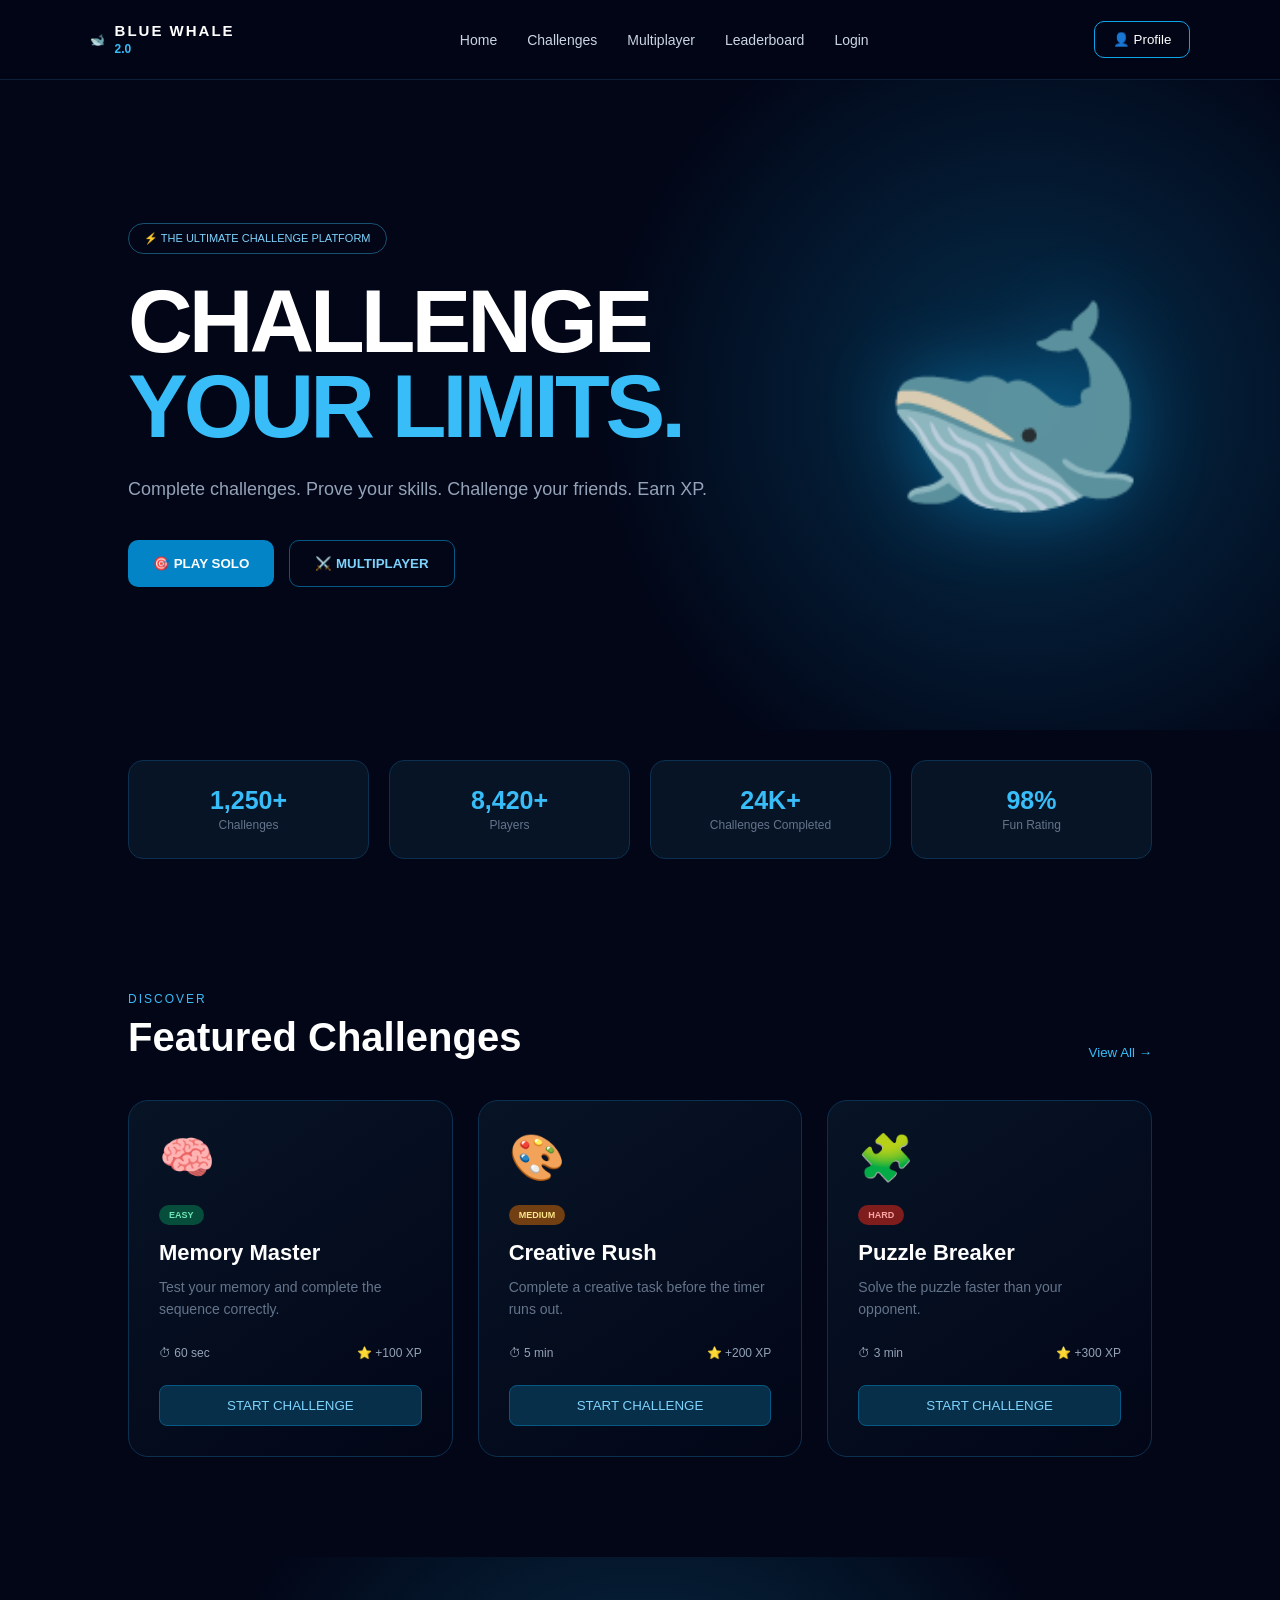
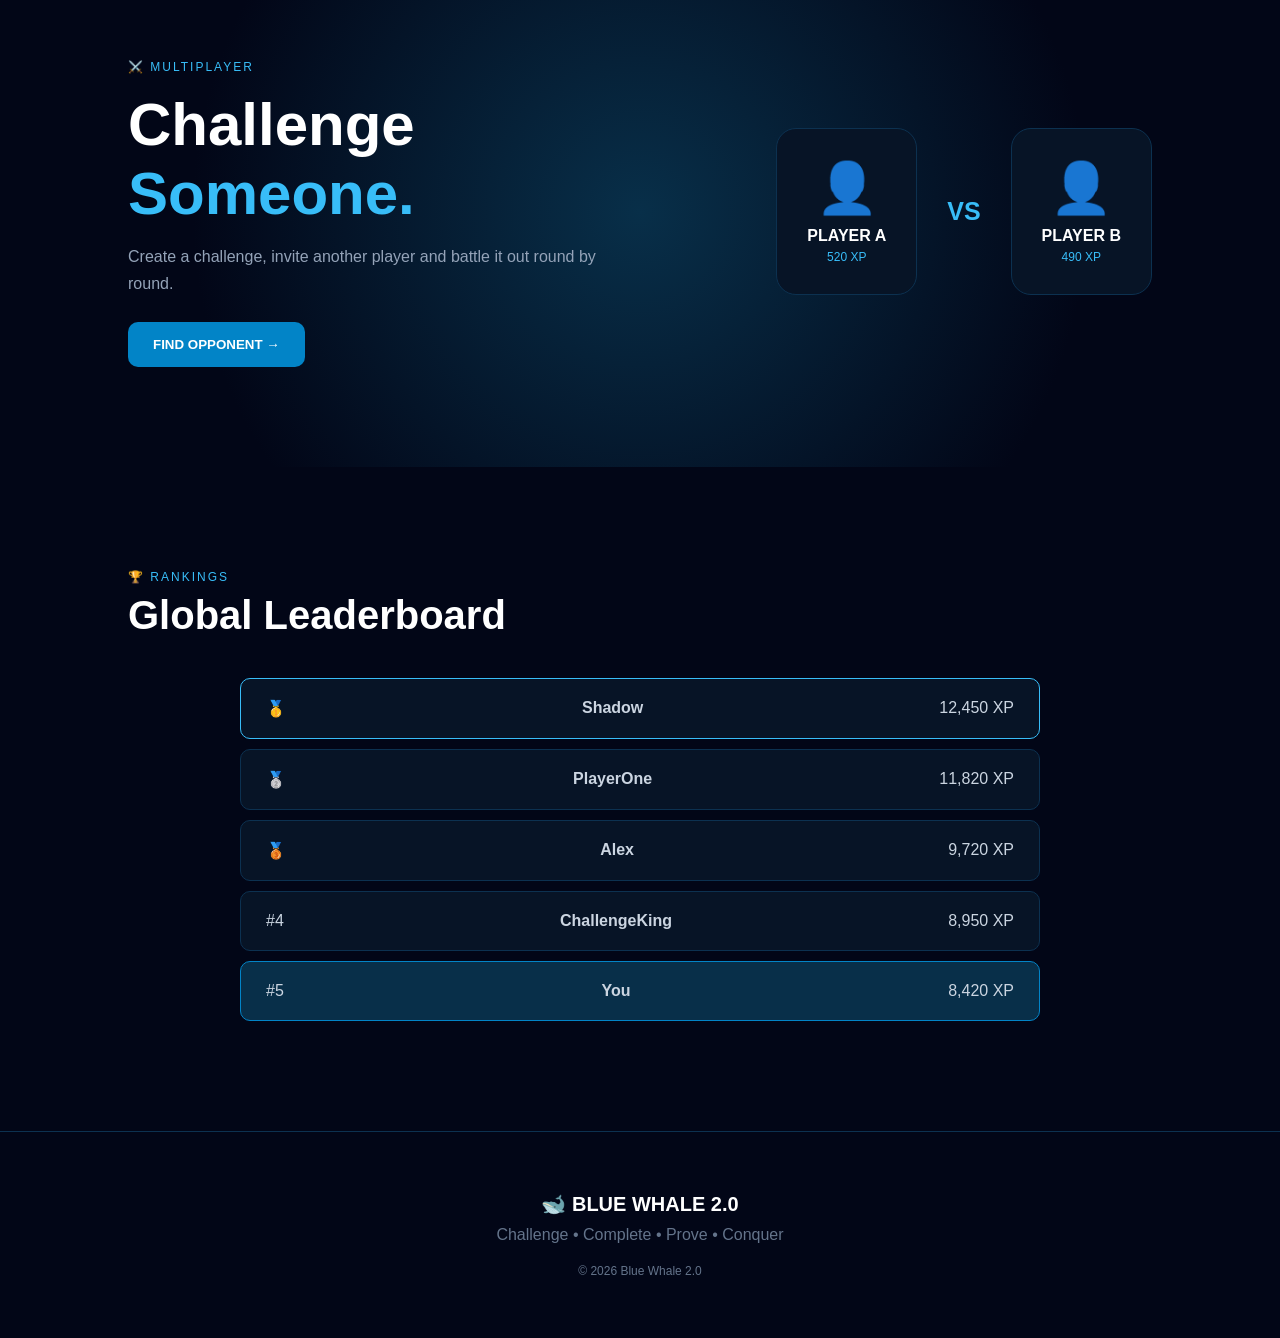
<file: BLUE-WHALE-2/index.html>
<!DOCTYPE html>
<html lang="en">
<head>
    <meta charset="UTF-8">

    <meta name="viewport"
          content="width=device-width, initial-scale=1.0">

    <title>Blue Whale 2.0 | Challenge Platform</title>

    <link rel="stylesheet" href="style.css">
</head>

<body>

    <!-- ================= NAVBAR ================= -->

    <header class="navbar">

        <div class="logo">
            <span class="whale">🐋</span>
            <div>
                <h2>BLUE WHALE</h2>
                <span>2.0</span>
            </div>
        </div>

        <nav>
    <a href="#home">Home</a>
    <a href="#challenges">Challenges</a>
    <a href="#multiplayer">Multiplayer</a>
    <a href="#leaderboard">Leaderboard</a>
    <a href="login.html">Login</a>
</nav>

        <button class="profile-btn" onclick="openProfile()">
            👤 Profile
        </button>

    </header>


    <!-- ================= HERO ================= -->

    <section id="home" class="hero">

        <div class="hero-content">

            <div class="badge">
                ⚡ THE ULTIMATE CHALLENGE PLATFORM
            </div>

            <h1>
                CHALLENGE
                <span>YOUR LIMITS.</span>
            </h1>

            <p>
                Complete challenges. Prove your skills.
                Challenge your friends. Earn XP.
            </p>

            <div class="hero-buttons">

                <button class="primary-btn"
                        onclick="openSolo()">
                    🎯 PLAY SOLO
                </button>

                <button class="secondary-btn"
                        onclick="openMultiplayer()">
                    ⚔️ MULTIPLAYER
                </button>

            </div>

        </div>

        <div class="hero-whale">
            🐋
        </div>

    </section>


    <!-- ================= STATS ================= -->

    <section class="stats">

        <div class="stat-card">
            <strong>1,250+</strong>
            <span>Challenges</span>
        </div>

        <div class="stat-card">
            <strong>8,420+</strong>
            <span>Players</span>
        </div>

        <div class="stat-card">
            <strong>24K+</strong>
            <span>Challenges Completed</span>
        </div>

        <div class="stat-card">
            <strong>98%</strong>
            <span>Fun Rating</span>
        </div>

    </section>


    <!-- ================= CHALLENGES ================= -->

    <section id="challenges" class="section">

        <div class="section-heading">

            <div>
                <span class="section-tag">DISCOVER</span>

                <h2>
                    Featured Challenges
                </h2>
            </div>

            <button class="view-btn"
                    onclick="showAllChallenges()">
                View All →
            </button>

        </div>


        <div class="challenge-grid">

            <!-- Challenge 1 -->

            <div class="challenge-card">

                <div class="challenge-icon brain">
                    🧠
                </div>

                <div class="difficulty easy">
                    EASY
                </div>

                <h3>
                    Memory Master
                </h3>

                <p>
                    Test your memory and complete
                    the sequence correctly.
                </p>

                <div class="challenge-info">

                    <span>⏱ 60 sec</span>

                    <span>⭐ +100 XP</span>

                </div>

                <button onclick="startChallenge('Memory Master')">
                    START CHALLENGE
                </button>

            </div>


            <!-- Challenge 2 -->

            <div class="challenge-card">

                <div class="challenge-icon creativity">
                    🎨
                </div>

                <div class="difficulty medium">
                    MEDIUM
                </div>

                <h3>
                    Creative Rush
                </h3>

                <p>
                    Complete a creative task before
                    the timer runs out.
                </p>

                <div class="challenge-info">

                    <span>⏱ 5 min</span>

                    <span>⭐ +200 XP</span>

                </div>

                <button onclick="startChallenge('Creative Rush')">
                    START CHALLENGE
                </button>

            </div>


            <!-- Challenge 3 -->

            <div class="challenge-card">

                <div class="challenge-icon puzzle">
                    🧩
                </div>

                <div class="difficulty hard">
                    HARD
                </div>

                <h3>
                    Puzzle Breaker
                </h3>

                <p>
                    Solve the puzzle faster than
                    your opponent.
                </p>

                <div class="challenge-info">

                    <span>⏱ 3 min</span>

                    <span>⭐ +300 XP</span>

                </div>

                <button onclick="startChallenge('Puzzle Breaker')">
                    START CHALLENGE
                </button>

            </div>

        </div>

    </section>


    <!-- ================= MULTIPLAYER ================= -->

    <section id="multiplayer" class="multiplayer">

        <div class="multi-content">

            <span class="section-tag">
                ⚔️ MULTIPLAYER
            </span>

            <h2>
                Challenge
                <span>Someone.</span>
            </h2>

            <p>
                Create a challenge, invite another
                player and battle it out round by round.
            </p>

            <button class="primary-btn"
                    onclick="openMultiplayer()">
                FIND OPPONENT →
            </button>

        </div>


        <div class="battle">

            <div class="player">

                <div class="avatar">
                    👤
                </div>

                <strong>PLAYER A</strong>

                <span>520 XP</span>

            </div>

            <div class="vs">
                VS
            </div>

            <div class="player">

                <div class="avatar">
                    👤
                </div>

                <strong>PLAYER B</strong>

                <span>490 XP</span>

            </div>

        </div>

    </section>


    <!-- ================= LEADERBOARD ================= -->

    <section id="leaderboard" class="section">

        <div class="section-heading">

            <div>

                <span class="section-tag">
                    🏆 RANKINGS
                </span>

                <h2>
                    Global Leaderboard
                </h2>

            </div>

        </div>


        <div class="leaderboard">

            <div class="leader top">
                <span>🥇</span>
                <strong>Shadow</strong>
                <span>12,450 XP</span>
            </div>

            <div class="leader">
                <span>🥈</span>
                <strong>PlayerOne</strong>
                <span>11,820 XP</span>
            </div>

            <div class="leader">
                <span>🥉</span>
                <strong>Alex</strong>
                <span>9,720 XP</span>
            </div>

            <div class="leader">
                <span>#4</span>
                <strong>ChallengeKing</strong>
                <span>8,950 XP</span>
            </div>

            <div class="leader you">
                <span>#5</span>
                <strong>You</strong>
                <span>8,420 XP</span>
            </div>

        </div>

    </section>


    <!-- ================= FOOTER ================= -->

    <footer>

        <div class="footer-logo">
            🐋 BLUE WHALE 2.0
        </div>

        <p>
            Challenge • Complete • Prove • Conquer
        </p>

        <span>
            © 2026 Blue Whale 2.0
        </span>

    </footer>


    <!-- ================= MODAL ================= -->

    <div id="modal" class="modal">

        <div class="modal-box">

            <button class="close"
                    onclick="closeModal()">
                ×
            </button>

            <div id="modal-content"></div>

        </div>

    </div>


    <script src="script.js"></script>

</body>
</html>
</file>
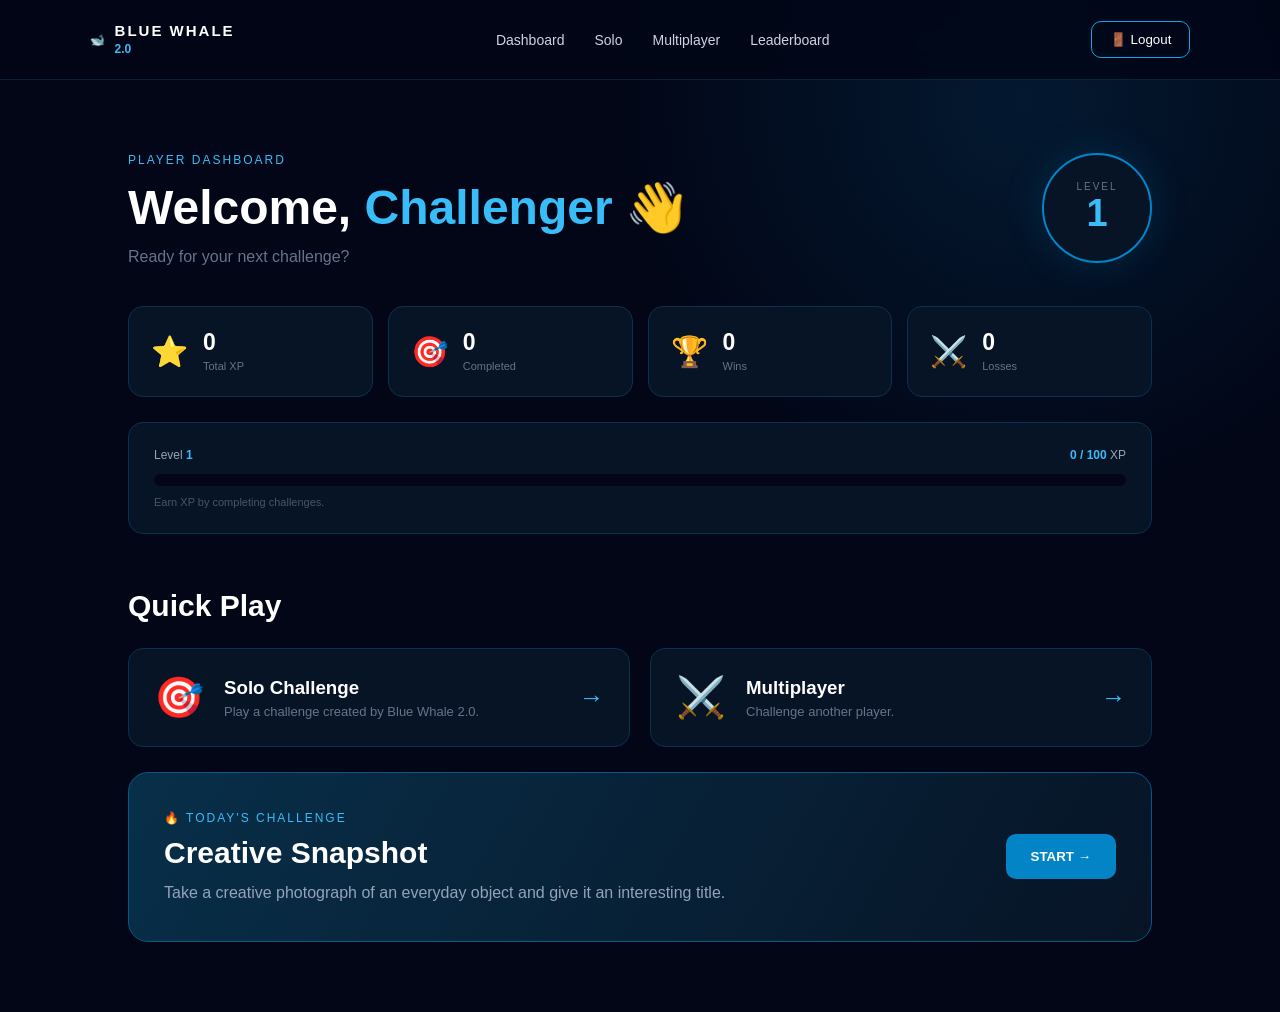
<file: BLUE-WHALE-2/dashboard.html>
<!DOCTYPE html>
<html lang="en">

<head>

    <meta charset="UTF-8">

    <meta
        name="viewport"
        content="width=device-width, initial-scale=1.0"
    >

    <title>Dashboard | BLUE WHALE 2.0</title>

    <link rel="stylesheet" href="style.css">

</head>

<body class="dashboard-page">

    <!-- NAVBAR -->

    <header class="navbar">

        <div class="logo">

            <span class="whale">🐋</span>

            <div>
                <h2>BLUE WHALE</h2>
                <span>2.0</span>
            </div>

        </div>

        <nav>

            <a href="dashboard.html">
                Dashboard
            </a>

            <a href="solo.html">
                Solo
            </a>

            <a href="multiplayer.html">
                Multiplayer
            </a>

            <a href="leaderboard.html">
                Leaderboard
            </a>

        </nav>

        <button
            class="profile-btn"
            onclick="logout()"
        >
            🚪 Logout
        </button>

    </header>


    <!-- DASHBOARD -->

    <main class="dashboard">

        <!-- WELCOME -->

        <section class="dashboard-welcome">

            <div>

                <span class="section-tag">
                    PLAYER DASHBOARD
                </span>

                <h1>
                    Welcome,
                    <span id="dashboardUsername">
                        Challenger
                    </span>
                    👋
                </h1>

                <p>
                    Ready for your next challenge?
                </p>

            </div>

            <div class="level-badge">

                <span>LEVEL</span>

                <strong id="dashboardLevel">
                    1
                </strong>

            </div>

        </section>


        <!-- STATS -->

        <section class="dashboard-stats">

            <div class="dashboard-stat">

                <span class="stat-icon">
                    ⭐
                </span>

                <div>

                    <strong id="dashboardXP">
                        0
                    </strong>

                    <span>
                        Total XP
                    </span>

                </div>

            </div>


            <div class="dashboard-stat">

                <span class="stat-icon">
                    🎯
                </span>

                <div>

                    <strong id="dashboardCompleted">
                        0
                    </strong>

                    <span>
                        Completed
                    </span>

                </div>

            </div>


            <div class="dashboard-stat">

                <span class="stat-icon">
                    🏆
                </span>

                <div>

                    <strong id="dashboardWins">
                        0
                    </strong>

                    <span>
                        Wins
                    </span>

                </div>

            </div>


            <div class="dashboard-stat">

                <span class="stat-icon">
                    ⚔️
                </span>

                <div>

                    <strong id="dashboardLosses">
                        0
                    </strong>

                    <span>
                        Losses
                    </span>

                </div>

            </div>

        </section>


        <!-- XP BAR -->

        <section class="xp-section">

            <div class="xp-header">

                <span>
                    Level <strong id="xpCurrentLevel">1</strong>
                </span>

                <span>
                    <strong id="xpProgressText">
                        0 / 100
                    </strong> XP
                </span>

            </div>

            <div class="xp-bar">

                <div
                    id="xpProgress"
                    class="xp-progress"
                ></div>

            </div>

            <p>
                Earn XP by completing challenges.
            </p>

        </section>


        <!-- QUICK ACTIONS -->

        <section class="quick-actions">

            <h2>
                Quick Play
            </h2>

            <div class="quick-grid">

                <a
                    href="solo.html"
                    class="quick-card"
                >

                    <span>🎯</span>

                    <div>
                        <h3>Solo Challenge</h3>

                        <p>
                            Play a challenge created
                            by Blue Whale 2.0.
                        </p>
                    </div>

                    <strong>→</strong>

                </a>


                <a
                    href="multiplayer.html"
                    class="quick-card"
                >

                    <span>⚔️</span>

                    <div>
                        <h3>Multiplayer</h3>

                        <p>
                            Challenge another player.
                        </p>
                    </div>

                    <strong>→</strong>

                </a>

            </div>

        </section>


        <!-- DAILY CHALLENGE -->

        <section class="daily-card">

            <div>

                <span class="section-tag">
                    🔥 TODAY'S CHALLENGE
                </span>

                <h2>
                    Creative Snapshot
                </h2>

                <p>
                    Take a creative photograph of an
                    everyday object and give it an
                    interesting title.
                </p>

            </div>

            <button
                class="primary-btn"
                onclick="startSoloChallenge('Creative Snapshot', 150)"
            >
                START →
            </button>

        </section>

    </main>


    <script src="script.js"></script>

</body>

</html>
</file>
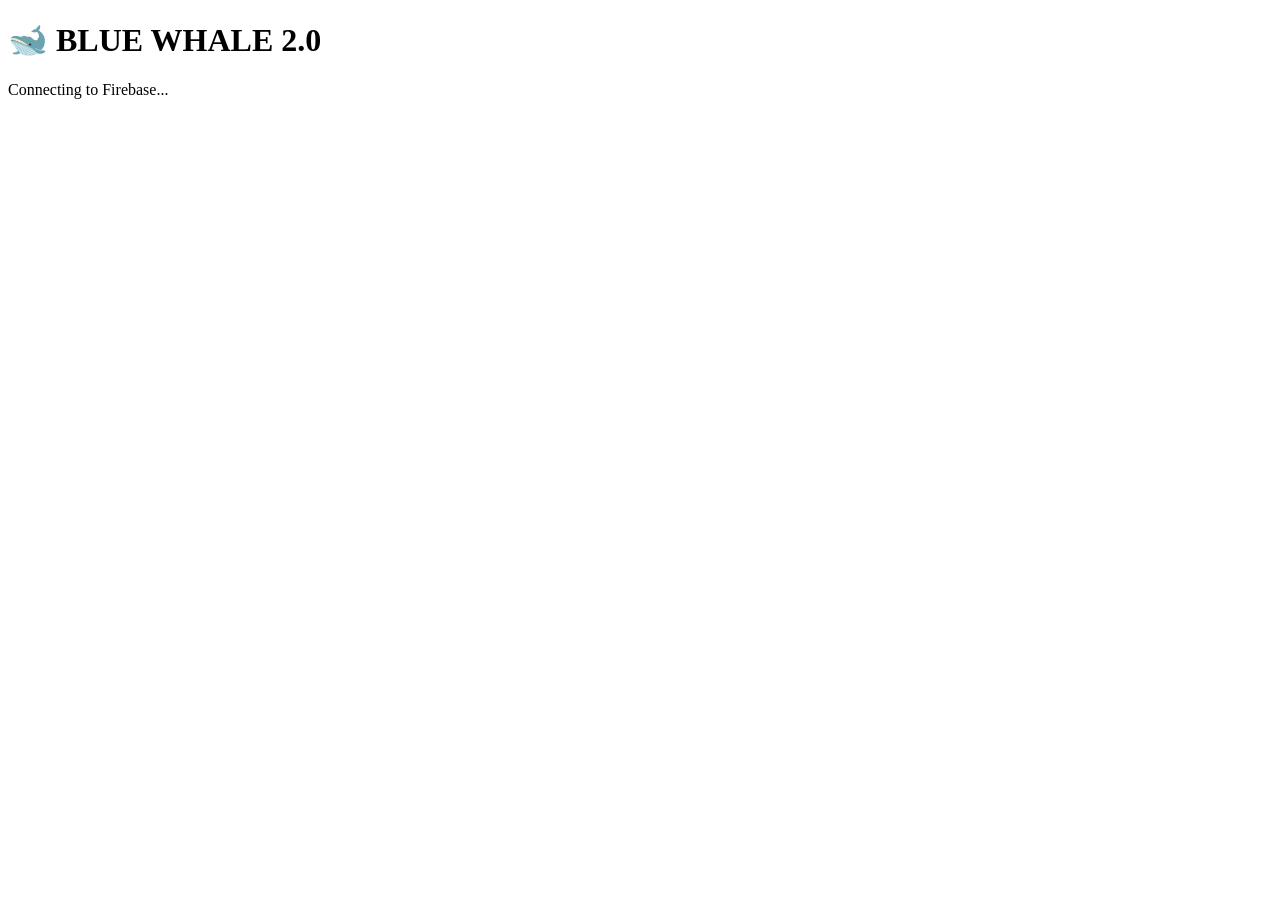
<file: BLUE-WHALE-2/firebase-test.html>
<!DOCTYPE html>

<html>

<head>
    <title>Firebase Test</title>
</head>

<body>

    <h1>🐋 BLUE WHALE 2.0</h1>

    <p id="status">
        Connecting to Firebase...
    </p>


    <script type="module">

        import {
            auth,
            db
        } from "./firebase-config.js";


        document.getElementById("status")
            .textContent =
            "🔥 Firebase connected successfully!";


    </script>

</body>

</html>
</file>
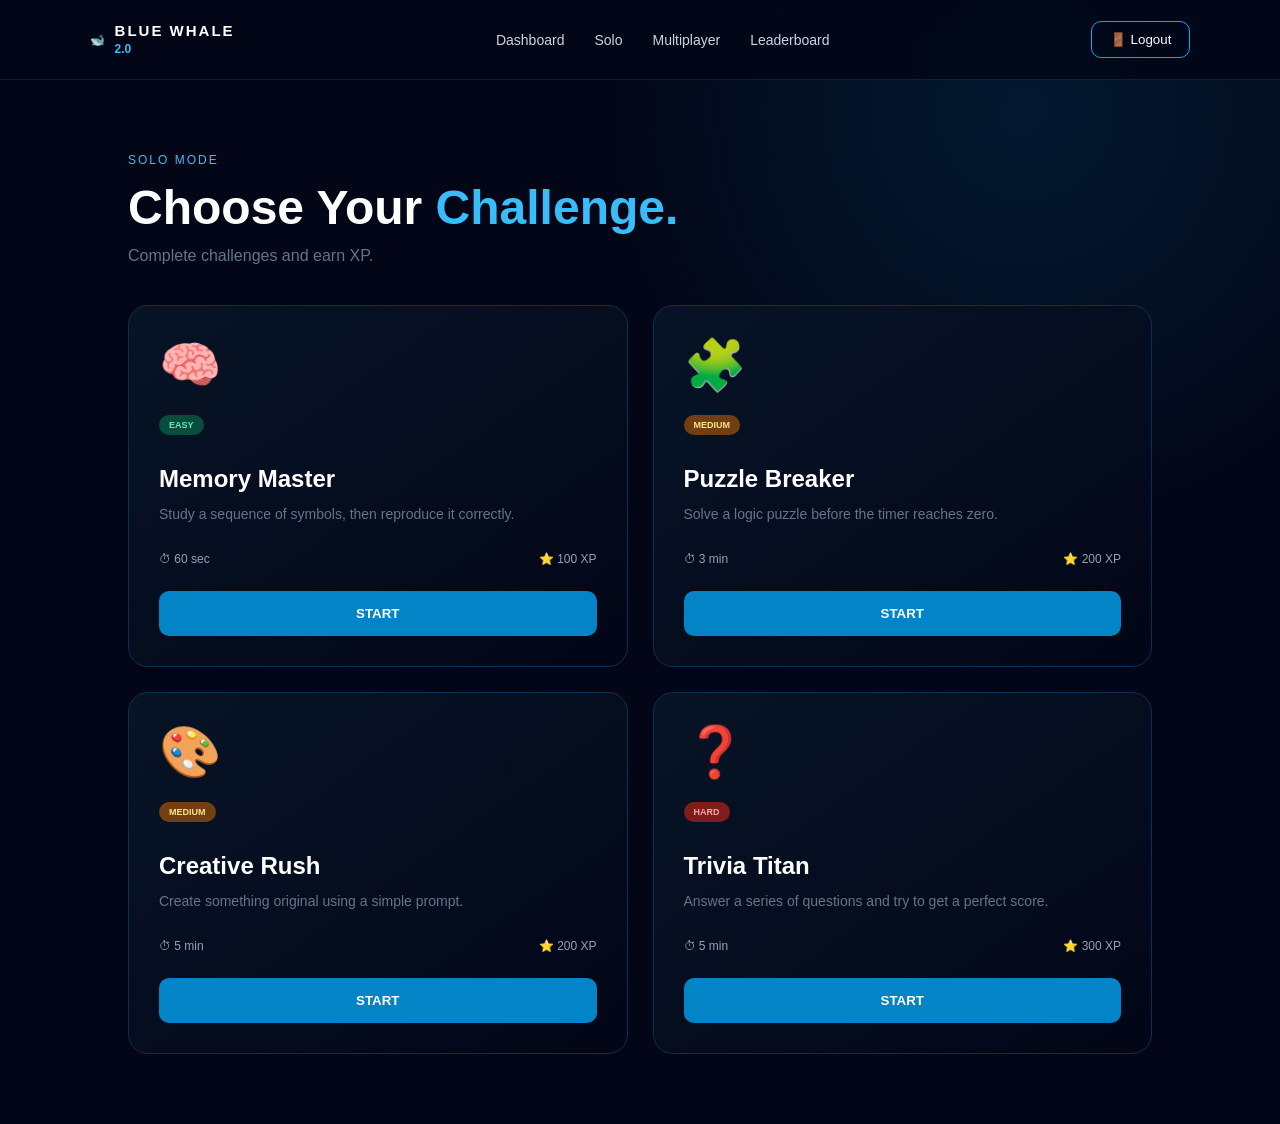
<file: BLUE-WHALE-2/solo.html>
<!DOCTYPE html>
<html lang="en">

<head>

    <meta charset="UTF-8">

    <meta
        name="viewport"
        content="width=device-width, initial-scale=1.0"
    >

    <title>Solo Challenges | BLUE WHALE 2.0</title>

    <link rel="stylesheet" href="style.css">

</head>

<body class="dashboard-page">

    <header class="navbar">

        <div class="logo">

            <span class="whale">🐋</span>

            <div>
                <h2>BLUE WHALE</h2>
                <span>2.0</span>
            </div>

        </div>

        <nav>

            <a href="dashboard.html">
                Dashboard
            </a>

            <a href="solo.html">
                Solo
            </a>

            <a href="multiplayer.html">
                Multiplayer
            </a>

            <a href="leaderboard.html">
                Leaderboard
            </a>

        </nav>

        <button
    class="profile-btn"
    onclick="logoutFirebase()"
>
    🚪 Logout
</button>

    </header>


    <main class="dashboard">

        <section class="dashboard-welcome">

            <div>

                <span class="section-tag">
                    SOLO MODE
                </span>

                <h1>
                    Choose Your
                    <span>Challenge.</span>
                </h1>

                <p>
                    Complete challenges and earn XP.
                </p>

            </div>

        </section>


        <section class="solo-grid">


            <!-- MEMORY -->

            <article class="solo-card">

                <div class="solo-card-icon">
                    🧠
                </div>

                <span class="difficulty easy">
                    EASY
                </span>

                <h2>
                    Memory Master
                </h2>

                <p>
                    Study a sequence of symbols,
                    then reproduce it correctly.
                </p>

                <div class="solo-meta">

                    <span>
                        ⏱ 60 sec
                    </span>

                    <span>
                        ⭐ 100 XP
                    </span>

                </div>

                <button
                    class="primary-btn"
                    onclick="startSoloChallenge('Memory Master', 100)"
                >
                    START
                </button>

            </article>


            <!-- PUZZLE -->

            <article class="solo-card">

                <div class="solo-card-icon">
                    🧩
                </div>

                <span class="difficulty medium">
                    MEDIUM
                </span>

                <h2>
                    Puzzle Breaker
                </h2>

                <p>
                    Solve a logic puzzle before the
                    timer reaches zero.
                </p>

                <div class="solo-meta">

                    <span>
                        ⏱ 3 min
                    </span>

                    <span>
                        ⭐ 200 XP
                    </span>

                </div>

                <button
                    class="primary-btn"
                    onclick="startSoloChallenge('Puzzle Breaker', 200)"
                >
                    START
                </button>

            </article>


            <!-- CREATIVE -->

            <article class="solo-card">

                <div class="solo-card-icon">
                    🎨
                </div>

                <span class="difficulty medium">
                    MEDIUM
                </span>

                <h2>
                    Creative Rush
                </h2>

                <p>
                    Create something original using
                    a simple prompt.
                </p>

                <div class="solo-meta">

                    <span>
                        ⏱ 5 min
                    </span>

                    <span>
                        ⭐ 200 XP
                    </span>

                </div>

                <button
                    class="primary-btn"
                    onclick="startSoloChallenge('Creative Rush', 200)"
                >
                    START
                </button>

            </article>


            <!-- TRIVIA -->

            <article class="solo-card">

                <div class="solo-card-icon">
                    ❓
                </div>

                <span class="difficulty hard">
                    HARD
                </span>

                <h2>
                    Trivia Titan
                </h2>

                <p>
                    Answer a series of questions and
                    try to get a perfect score.
                </p>

                <div class="solo-meta">

                    <span>
                        ⏱ 5 min
                    </span>

                    <span>
                        ⭐ 300 XP
                    </span>

                </div>

                <button
                    class="primary-btn"
                    onclick="startSoloChallenge('Trivia Titan', 300)"
                >
                    START
                </button>

            </article>


        </section>

    </main>


    <script src="script.js"></script>

</body>

</html>
</file>
<file: BLUE-WHALE-2/style.css>
* {
    margin: 0;
    padding: 0;
    box-sizing: border-box;
}

html {
    scroll-behavior: smooth;
}

body {
    font-family: Arial, Helvetica, sans-serif;
    background: #020617;
    color: white;
    overflow-x: hidden;
}

/* ================= NAVBAR ================= */

.navbar {
    height: 80px;
    padding: 0 7%;
    display: flex;
    align-items: center;
    justify-content: space-between;

    background: rgba(2, 6, 23, 0.85);

    border-bottom: 1px solid rgba(56, 189, 248, 0.15);

    position: sticky;
    top: 0;
    z-index: 1000;

    backdrop-filter: blur(15px);
}

.logo {
    display: flex;
    align-items: center;
    gap: 10px;
}

.whale {
    font-size: 35px;
}

.logo h2 {
    font-size: 15px;
    letter-spacing: 2px;
}

.logo span {
    color: #38bdf8;
    font-size: 12px;
    font-weight: bold;
}

nav {
    display: flex;
    gap: 30px;
}

nav a {
    color: #cbd5e1;
    text-decoration: none;
    font-size: 14px;

    transition: 0.3s;
}

nav a:hover {
    color: #38bdf8;
}

.profile-btn {
    padding: 10px 18px;

    border: 1px solid #0ea5e9;
    border-radius: 10px;

    background: transparent;
    color: white;

    cursor: pointer;
}

/* ================= HERO ================= */

.hero {
    min-height: 650px;

    display: flex;
    align-items: center;
    justify-content: space-between;

    padding: 80px 10%;

    position: relative;

    overflow: hidden;

    background:
        radial-gradient(
            circle at 80% 50%,
            rgba(14, 165, 233, 0.25),
            transparent 40%
        );
}

.hero-content {
    max-width: 650px;
}

.badge {
    display: inline-block;

    padding: 8px 15px;

    border: 1px solid rgba(56, 189, 248, 0.4);

    border-radius: 30px;

    color: #7dd3fc;

    font-size: 11px;

    margin-bottom: 25px;
}

.hero h1 {
    font-size: clamp(50px, 7vw, 90px);

    line-height: 0.95;

    font-weight: 900;

    letter-spacing: -4px;
}

.hero h1 span {
    display: block;
    color: #38bdf8;
}

.hero p {
    margin-top: 25px;

    color: #94a3b8;

    font-size: 18px;

    line-height: 1.7;
}

.hero-buttons {
    display: flex;

    gap: 15px;

    margin-top: 35px;
}

.primary-btn,
.secondary-btn {
    padding: 15px 25px;

    border-radius: 10px;

    border: none;

    font-weight: bold;

    cursor: pointer;

    transition: 0.3s;
}

.primary-btn {
    background: #0284c7;

    color: white;
}

.primary-btn:hover {
    transform: translateY(-3px);

    box-shadow:
        0 10px 30px rgba(14, 165, 233, 0.3);
}

.secondary-btn {
    background: transparent;

    border: 1px solid #075985;

    color: #7dd3fc;
}

.secondary-btn:hover {
    background: #082f49;
}

.hero-whale {
    font-size: 220px;

    opacity: 0.85;

    animation: float 4s ease-in-out infinite;

    filter:
        drop-shadow(
            0 0 40px rgba(14, 165, 233, 0.5)
        );
}

@keyframes float {

    0%,
    100% {
        transform: translateY(0);
    }

    50% {
        transform: translateY(-20px);
    }
}

/* ================= STATS ================= */

.stats {
    display: grid;

    grid-template-columns:
        repeat(4, 1fr);

    gap: 20px;

    padding: 30px 10%;
}

.stat-card {
    padding: 25px;

    background: #071426;

    border: 1px solid #0c3150;

    border-radius: 15px;

    text-align: center;
}

.stat-card strong {
    display: block;

    color: #38bdf8;

    font-size: 25px;
}

.stat-card span {
    color: #64748b;

    font-size: 12px;
}

/* ================= SECTIONS ================= */

.section {
    padding: 100px 10%;
}

.section-heading {
    display: flex;

    justify-content: space-between;

    align-items: end;

    margin-bottom: 40px;
}

.section-tag {
    color: #38bdf8;

    font-size: 12px;

    letter-spacing: 2px;
}

.section-heading h2 {
    font-size: 40px;

    margin-top: 8px;
}

.view-btn {
    background: transparent;

    border: none;

    color: #38bdf8;

    cursor: pointer;
}

/* ================= CHALLENGES ================= */

.challenge-grid {
    display: grid;

    grid-template-columns:
        repeat(3, 1fr);

    gap: 25px;
}

.challenge-card {
    padding: 30px;

    background:
        linear-gradient(
            145deg,
            #071426,
            #020617
        );

    border: 1px solid #0c3150;

    border-radius: 20px;

    transition: 0.3s;
}

.challenge-card:hover {
    transform: translateY(-8px);

    border-color: #0284c7;

    box-shadow:
        0 15px 50px
        rgba(14, 165, 233, 0.12);
}

.challenge-icon {
    font-size: 45px;

    margin-bottom: 20px;
}

.difficulty {
    display: inline-block;

    padding: 5px 10px;

    border-radius: 20px;

    font-size: 9px;

    font-weight: bold;

    margin-bottom: 15px;
}

.easy {
    background: #064e3b;

    color: #6ee7b7;
}

.medium {
    background: #713f12;

    color: #fde68a;
}

.hard {
    background: #7f1d1d;

    color: #fca5a5;
}

.challenge-card h3 {
    font-size: 22px;

    margin-bottom: 10px;
}

.challenge-card p {
    color: #64748b;

    line-height: 1.6;

    font-size: 14px;
}

.challenge-info {
    display: flex;

    justify-content: space-between;

    margin: 25px 0;

    color: #94a3b8;

    font-size: 12px;
}

.challenge-card button {
    width: 100%;

    padding: 12px;

    background: #082f49;

    border: 1px solid #075985;

    color: #7dd3fc;

    border-radius: 8px;

    cursor: pointer;
}

/* ================= MULTIPLAYER ================= */

.multiplayer {
    padding: 100px 10%;

    display: flex;

    justify-content: space-between;

    align-items: center;

    background:
        radial-gradient(
            circle at center,
            #082f49,
            #020617 65%
        );
}

.multi-content {
    max-width: 500px;
}

.multi-content h2 {
    font-size: 60px;

    margin: 15px 0;
}

.multi-content h2 span {
    color: #38bdf8;
}

.multi-content p {
    color: #94a3b8;

    line-height: 1.7;

    margin-bottom: 25px;
}

.battle {
    display: flex;

    align-items: center;

    gap: 30px;
}

.player {
    text-align: center;

    padding: 30px;

    background: #071426;

    border: 1px solid #0c3150;

    border-radius: 20px;
}

.avatar {
    font-size: 50px;

    margin-bottom: 10px;
}

.player span {
    display: block;

    color: #38bdf8;

    margin-top: 5px;

    font-size: 12px;
}

.vs {
    color: #38bdf8;

    font-size: 25px;

    font-weight: 900;
}

/* ================= LEADERBOARD ================= */

.leaderboard {
    max-width: 800px;

    margin: auto;
}

.leader {
    display: flex;

    justify-content: space-between;

    padding: 20px 25px;

    margin-bottom: 10px;

    background: #071426;

    border: 1px solid #0c3150;

    border-radius: 10px;

    color: #cbd5e1;
}

.leader.you {
    border-color: #0284c7;

    background: #082f49;
}

.leader.top {
    border-color: #38bdf8;
}

/* ================= FOOTER ================= */

footer {
    text-align: center;

    padding: 60px 20px;

    border-top: 1px solid #0c3150;

    color: #64748b;
}

.footer-logo {
    color: white;

    font-weight: bold;

    font-size: 20px;

    margin-bottom: 10px;
}

footer span {
    display: block;

    margin-top: 20px;

    font-size: 12px;
}

/* ================= MODAL ================= */

.modal {
    display: none;

    position: fixed;

    inset: 0;

    background: rgba(0, 0, 0, 0.8);

    z-index: 2000;

    align-items: center;

    justify-content: center;

    padding: 20px;
}

.modal-box {
    width: 100%;

    max-width: 500px;

    background: #071426;

    border: 1px solid #075985;

    border-radius: 20px;

    padding: 35px;

    position: relative;
}

.close {
    position: absolute;

    right: 20px;

    top: 15px;

    background: none;

    border: none;

    color: white;

    font-size: 25px;

    cursor: pointer;
}

/* ================= MOBILE ================= */

@media (max-width: 900px) {

    nav {
        display: none;
    }

    .hero {
        text-align: center;

        flex-direction: column;

        padding-top: 70px;
    }

    .hero-whale {
        font-size: 120px;

        margin-top: 50px;
    }

    .hero-buttons {
        justify-content: center;

        flex-wrap: wrap;
    }

    .stats {
        grid-template-columns:
            repeat(2, 1fr);
    }

    .challenge-grid {
        grid-template-columns: 1fr;
    }

    .multiplayer {
        flex-direction: column;

        text-align: center;

        gap: 50px;
    }

    .battle {
        transform: scale(0.85);
    }
}

@media (max-width: 500px) {

    .navbar {
        padding: 0 5%;
    }

    .profile-btn {
        display: none;
    }

    .hero h1 {
        font-size: 50px;
    }

    .stats {
        grid-template-columns: 1fr;
    }

    .multi-content h2 {
        font-size: 45px;
    }
}
/* =====================================================
   AUTHENTICATION PAGES
   ===================================================== */

.auth-page {

    min-height: 100vh;

    display: flex;

    align-items: center;

    justify-content: center;

    padding: 30px;

    background:
        radial-gradient(
            circle at 50% 20%,
            rgba(14, 165, 233, 0.18),
            transparent 35%
        ),
        #020617;

    position: relative;

}


/* Background glow */

.auth-page::before {

    content: "";

    position: fixed;

    width: 500px;

    height: 500px;

    border-radius: 50%;

    background: rgba(14, 165, 233, 0.08);

    filter: blur(100px);

    pointer-events: none;

}


/* Container */

.auth-container {

    width: 100%;

    max-width: 460px;

    position: relative;

}


/* Back button */

.back-home {

    display: inline-block;

    margin-bottom: 20px;

    color: #7dd3fc;

    text-decoration: none;

    font-size: 14px;

    transition: 0.3s;

}

.back-home:hover {

    color: white;

    transform: translateX(-3px);

}


/* Card */

.auth-card {

    padding: 40px;

    background:
        linear-gradient(
            145deg,
            rgba(7, 20, 38, 0.98),
            rgba(2, 6, 23, 0.98)
        );

    border: 1px solid #0c3150;

    border-radius: 24px;

    box-shadow:
        0 25px 80px rgba(0, 0, 0, 0.45);

    backdrop-filter: blur(20px);

}


/* Logo */

.auth-logo {

    width: 80px;

    height: 80px;

    margin: 0 auto 20px;

    display: flex;

    align-items: center;

    justify-content: center;

    border-radius: 50%;

    background: #082f49;

    border: 1px solid #0284c7;

    font-size: 42px;

    box-shadow:
        0 0 40px rgba(14, 165, 233, 0.2);

}


/* Heading */

.auth-card h1 {

    text-align: center;

    font-size: 27px;

    letter-spacing: 2px;

    margin-bottom: 8px;

}

.auth-card h1 span {

    color: #38bdf8;

}


/* Subtitle */

.auth-subtitle {

    text-align: center;

    color: #64748b;

    font-size: 14px;

    margin-bottom: 32px;

}


/* Input */

.input-group {

    margin-bottom: 20px;

}

.input-group label {

    display: block;

    color: #cbd5e1;

    font-size: 13px;

    font-weight: bold;

    margin-bottom: 8px;

}

.input-group input {

    width: 100%;

    padding: 14px 16px;

    border-radius: 10px;

    border: 1px solid #164e70;

    outline: none;

    background: #020617;

    color: white;

    font-size: 14px;

    transition: 0.3s;

}

.input-group input::placeholder {

    color: #475569;

}

.input-group input:focus {

    border-color: #38bdf8;

    box-shadow:
        0 0 0 3px rgba(56, 189, 248, 0.08);

}


/* Auth button */

.auth-button {

    width: 100%;

    padding: 15px;

    margin-top: 5px;

    border: none;

    border-radius: 10px;

    background:
        linear-gradient(
            90deg,
            #0369a1,
            #0284c7
        );

    color: white;

    font-weight: bold;

    font-size: 14px;

    letter-spacing: 1px;

    cursor: pointer;

    transition: 0.3s;

}

.auth-button:hover {

    transform: translateY(-2px);

    box-shadow:
        0 10px 30px rgba(14, 165, 233, 0.25);

}


/* Divider */

.auth-divider {

    display: flex;

    align-items: center;

    gap: 15px;

    margin: 25px 0;

    color: #475569;

    font-size: 11px;

}

.auth-divider::before,
.auth-divider::after {

    content: "";

    flex: 1;

    height: 1px;

    background: #164e70;

}


/* Switch */

.auth-switch {

    text-align: center;

    color: #64748b;

    font-size: 13px;

}

.auth-switch a {

    color: #38bdf8;

    text-decoration: none;

    font-weight: bold;

}

.auth-switch a:hover {

    text-decoration: underline;

}


/* Messages */

.form-message {

    min-height: 20px;

    margin-bottom: 8px;

    text-align: center;

    font-size: 13px;

}

.form-message.error {

    color: #f87171;

}

.form-message.success {

    color: #4ade80;

}


/* Mobile */

@media (max-width: 500px) {

    .auth-page {

        padding: 15px;

    }

    .auth-card {

        padding: 28px 20px;

    }

}
/* =====================================================
   DASHBOARD
   ===================================================== */

.dashboard-page {
    min-height: 100vh;
    background:
        radial-gradient(
            circle at 80% 10%,
            rgba(14, 165, 233, 0.12),
            transparent 30%
        ),
        #020617;
}


.dashboard {
    width: 80%;
    max-width: 1250px;
    margin: auto;
    padding: 70px 0;
}


/* Welcome */

.dashboard-welcome {
    display: flex;
    align-items: center;
    justify-content: space-between;
    margin-bottom: 40px;
}

.dashboard-welcome h1 {
    font-size: 48px;
    margin: 12px 0;
}

.dashboard-welcome h1 span {
    color: #38bdf8;
}

.dashboard-welcome p {
    color: #64748b;
}


/* Level */

.level-badge {
    width: 110px;
    height: 110px;

    display: flex;
    flex-direction: column;
    align-items: center;
    justify-content: center;

    border-radius: 50%;

    border: 2px solid #0284c7;

    background: #071426;

    box-shadow:
        0 0 40px rgba(14, 165, 233, 0.15);
}

.level-badge span {
    font-size: 10px;
    color: #64748b;
    letter-spacing: 2px;
}

.level-badge strong {
    color: #38bdf8;
    font-size: 38px;
}


/* Dashboard Stats */

.dashboard-stats {
    display: grid;

    grid-template-columns:
        repeat(4, 1fr);

    gap: 15px;

    margin-bottom: 25px;
}

.dashboard-stat {
    display: flex;

    align-items: center;

    gap: 15px;

    padding: 22px;

    background: #071426;

    border: 1px solid #0c3150;

    border-radius: 15px;
}

.stat-icon {
    font-size: 30px;
}

.dashboard-stat strong {
    display: block;

    font-size: 23px;

    color: white;
}

.dashboard-stat div span {
    color: #64748b;

    font-size: 11px;
}


/* XP */

.xp-section {
    padding: 25px;

    margin-bottom: 55px;

    background: #071426;

    border: 1px solid #0c3150;

    border-radius: 15px;
}

.xp-header {
    display: flex;

    justify-content: space-between;

    margin-bottom: 12px;

    color: #94a3b8;

    font-size: 12px;
}

.xp-header strong {
    color: #38bdf8;
}

.xp-bar {
    height: 12px;

    background: #020617;

    border-radius: 20px;

    overflow: hidden;
}

.xp-progress {
    height: 100%;

    width: 0%;

    background:
        linear-gradient(
            90deg,
            #0369a1,
            #38bdf8
        );

    border-radius: 20px;

    transition: width 0.6s ease;
}

.xp-section p {
    color: #475569;

    font-size: 11px;

    margin-top: 10px;
}


/* Quick Actions */

.quick-actions h2 {
    margin-bottom: 25px;

    font-size: 30px;
}

.quick-grid {
    display: grid;

    grid-template-columns: 1fr 1fr;

    gap: 20px;
}

.quick-card {
    display: flex;

    align-items: center;

    gap: 20px;

    padding: 25px;

    background: #071426;

    border: 1px solid #0c3150;

    border-radius: 15px;

    color: white;

    text-decoration: none;

    transition: 0.3s;
}

.quick-card:hover {
    transform: translateY(-5px);

    border-color: #0284c7;
}

.quick-card > span {
    font-size: 40px;
}

.quick-card h3 {
    margin-bottom: 5px;
}

.quick-card p {
    color: #64748b;

    font-size: 13px;
}

.quick-card > strong {
    margin-left: auto;

    color: #38bdf8;

    font-size: 25px;
}


/* Daily */

.daily-card {
    margin-top: 25px;

    padding: 35px;

    display: flex;

    justify-content: space-between;

    align-items: center;

    gap: 30px;

    border-radius: 20px;

    background:
        linear-gradient(
            120deg,
            #082f49,
            #071426
        );

    border: 1px solid #075985;
}

.daily-card h2 {
    font-size: 30px;

    margin: 10px 0;
}

.daily-card p {
    color: #94a3b8;

    line-height: 1.6;

    max-width: 650px;
}


/* =====================================================
   SOLO
   ===================================================== */

.solo-grid {
    display: grid;

    grid-template-columns:
        repeat(2, 1fr);

    gap: 25px;
}

.solo-card {
    padding: 30px;

    background:
        linear-gradient(
            145deg,
            #071426,
            #020617
        );

    border: 1px solid #0c3150;

    border-radius: 20px;

    transition: 0.3s;
}

.solo-card:hover {
    transform: translateY(-6px);

    border-color: #0284c7;

    box-shadow:
        0 20px 50px
        rgba(14, 165, 233, 0.1);
}

.solo-card-icon {
    font-size: 50px;

    margin-bottom: 20px;
}

.solo-card h2 {
    margin: 15px 0 10px;
}

.solo-card p {
    color: #64748b;

    line-height: 1.7;

    font-size: 14px;
}

.solo-meta {
    display: flex;

    justify-content: space-between;

    margin: 25px 0;

    color: #94a3b8;

    font-size: 12px;
}

.solo-card .primary-btn {
    width: 100%;
}


/* Mobile */

@media (max-width: 800px) {

    .dashboard {
        width: 90%;
    }

    .dashboard-welcome {
        align-items: flex-start;
    }

    .dashboard-welcome h1 {
        font-size: 36px;
    }

    .dashboard-stats {
        grid-template-columns:
            repeat(2, 1fr);
    }

    .solo-grid {
        grid-template-columns: 1fr;
    }

    .quick-grid {
        grid-template-columns: 1fr;
    }

    .daily-card {
        flex-direction: column;
        align-items: flex-start;
    }

}

@media (max-width: 500px) {

    .dashboard-stats {
        grid-template-columns: 1fr;
    }

    .dashboard-welcome {
        flex-direction: column;
        gap: 25px;
    }

}
/* =====================================================
   MULTIPLAYER ARENA
   ===================================================== */

.multi-lobby {

    display: grid;

    grid-template-columns: 1fr auto 1fr;

    align-items: center;

    gap: 30px;

    margin-top: 30px;

}


.multi-option {

    padding: 40px;

    text-align: center;

    background:
        linear-gradient(
            145deg,
            #071426,
            #020617
        );

    border: 1px solid #0c3150;

    border-radius: 20px;

    transition: 0.3s;

}


.multi-option:hover {

    transform: translateY(-5px);

    border-color: #0284c7;

    box-shadow:
        0 20px 50px
        rgba(14, 165, 233, 0.1);

}


.multi-option-icon {

    font-size: 55px;

    margin-bottom: 20px;

}


.multi-option h2 {

    margin-bottom: 10px;

}


.multi-option p {

    color: #64748b;

    line-height: 1.6;

    font-size: 14px;

    margin-bottom: 25px;

}


.multi-divider {

    color: #475569;

    font-size: 12px;

    font-weight: bold;

}


.room-input {

    width: 100%;

    padding: 14px;

    margin-bottom: 12px;

    text-align: center;

    text-transform: uppercase;

    letter-spacing: 4px;

    background: #020617;

    color: white;

    border: 1px solid #164e70;

    border-radius: 10px;

    outline: none;

}


.room-input:focus {

    border-color: #38bdf8;

}


/* =====================================================
   ACTIVE ROOM
   ===================================================== */

.active-room {

    margin-top: 30px;

}


.room-header {

    display: flex;

    justify-content: space-between;

    align-items: center;

    padding: 25px;

    background: #071426;

    border: 1px solid #0c3150;

    border-radius: 15px;

}


.room-header h2 {

    margin-top: 8px;

}


.room-header h2 span {

    color: #38bdf8;

    letter-spacing: 4px;

}


.room-status {

    padding: 8px 15px;

    border-radius: 20px;

    background: #052e1b;

    color: #4ade80;

    font-size: 11px;

    font-weight: bold;

}


/* =====================================================
   BATTLE ARENA
   ===================================================== */

.battle-arena {

    display: grid;

    grid-template-columns: 1fr 100px 1fr;

    align-items: center;

    margin: 25px 0;

    padding: 35px;

    background:
        radial-gradient(
            circle at center,
            #082f49,
            #020617 70%
        );

    border: 1px solid #0c3150;

    border-radius: 20px;

}


.arena-player {

    text-align: center;

}


.big-avatar {

    width: 85px;

    height: 85px;

    display: flex;

    align-items: center;

    justify-content: center;

    margin: 0 auto 15px;

    border-radius: 50%;

    background: #071426;

    border: 2px solid #075985;

    font-size: 45px;

}


.arena-player h3 {

    margin-bottom: 7px;

}


.arena-player span {

    color: #38bdf8;

    font-size: 13px;

}


.arena-vs {

    text-align: center;

}


.arena-vs span {

    display: inline-flex;

    width: 70px;

    height: 70px;

    align-items: center;

    justify-content: center;

    border-radius: 50%;

    background: #020617;

    border: 2px solid #0284c7;

    color: #38bdf8;

    font-weight: 900;

    font-size: 20px;

}


/* =====================================================
   WAITING BOX
   ===================================================== */

.match-area {

    margin-top: 25px;

}


.waiting-box {

    padding: 50px 30px;

    text-align: center;

    background: #071426;

    border: 1px solid #0c3150;

    border-radius: 20px;

}


.waiting-animation {

    font-size: 55px;

    margin-bottom: 15px;

    animation: waitingPulse 1.5s infinite;

}


@keyframes waitingPulse {

    0%,
    100% {
        opacity: 0.4;
        transform: scale(0.95);
    }

    50% {
        opacity: 1;
        transform: scale(1.05);
    }

}


.waiting-box p {

    color: #64748b;

    margin: 12px 0 20px;

}


.large-room-code {

    display: inline-block;

    padding: 15px 30px;

    margin-bottom: 20px;

    background: #020617;

    border: 1px solid #075985;

    border-radius: 10px;

    color: #38bdf8;

    font-size: 30px;

    font-weight: bold;

    letter-spacing: 8px;

}


/* =====================================================
   CHALLENGE CREATOR
   ===================================================== */

.challenge-creator,
.opponent-challenge {

    margin-top: 25px;

    padding: 35px;

    background: #071426;

    border: 1px solid #075985;

    border-radius: 20px;

}


.challenge-creator h2,
.opponent-challenge h2 {

    font-size: 30px;

    margin: 10px 0;

}


.challenge-creator > p,
.opponent-challenge > p {

    color: #94a3b8;

    line-height: 1.6;

    margin-bottom: 25px;

}


.challenge-creator textarea {

    width: 100%;

    min-height: 130px;

    resize: vertical;

    padding: 15px;

    border-radius: 10px;

    border: 1px solid #164e70;

    outline: none;

    background: #020617;

    color: white;

    font-family: inherit;

}


.challenge-creator textarea:focus {

    border-color: #38bdf8;

}


.challenge-reward {

    display: flex;

    justify-content: space-between;

    align-items: center;

    padding: 15px;

    margin-bottom: 20px;

    background: #020617;

    border-radius: 10px;

    color: #94a3b8;

}


.challenge-reward strong {

    color: #38bdf8;

}


/* Mobile */

@media (max-width: 800px) {

    .multi-lobby {

        grid-template-columns: 1fr;

    }

    .multi-divider {

        text-align: center;

    }

    .battle-arena {

        grid-template-columns: 1fr;

        gap: 25px;

    }

    .arena-vs {

        order: 2;

    }

    .arena-player:nth-child(3) {

        order: 3;

    }

    .room-header {

        flex-direction: column;

        align-items: flex-start;

        gap: 15px;

    }

}
</file>
